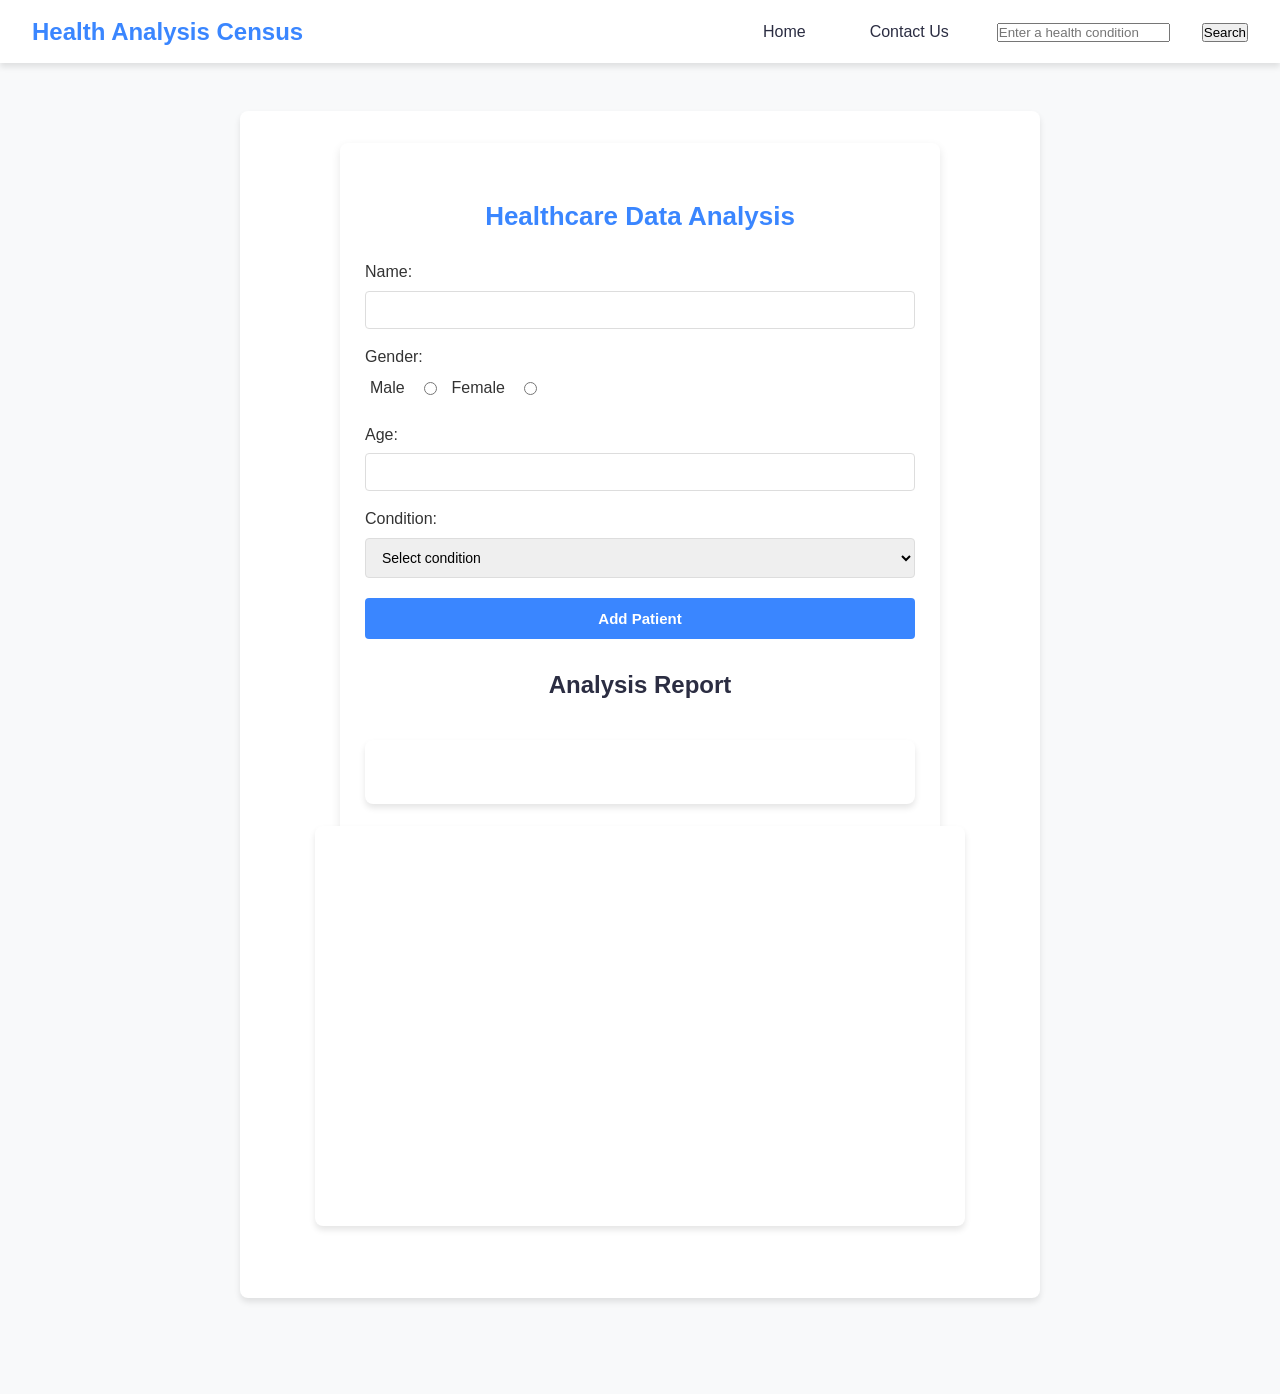
<file: index.html>
<!DOCTYPE html>
<html lang="en">
<head>
  <meta charset="UTF-8">
  <title>Health Analysis Data</title>
  <link rel="stylesheet" href="./health_analysis.css">
</head>
<body>
   <nav><h1>Health Analysis Census</h1>
<ul>
  <li><a href="./index.html" id="home">Home </a></li>
  <li><a href="./health_contact.html" id="contact">Contact Us</a></li>
  <li><input type="text" id="conditionInput" placeholder="Enter a health condition">  </li>
  <li><button id='btnSearch'>Search</button>
  </li>

</ul>
</nav>
<div class="container">
<div class="analysisForm">
<h1>Healthcare Data Analysis</h1>
<div>
<label for="name">Name:</label>
<input type="text" id="name">
</div>
<div>
<label>Gender:</label>
<label for="male">Male</label>
<input type="radio" name="gender" id="male" value="Male">
<label for="female">Female</label>
<input type="radio" name="gender" id="female" value="Female">
</div>
<div>
<label for="age">Age:</label>
<input type="number" id="age">
</div>
<div>
<label for="condition">Condition:</label>
<select id="condition">
  <option value="">Select condition</option>
  <option value="Diabetes">Diabetes</option>
  <option value="Thyroid">Thyroid</option>
  <option value="High Blood Pressure">High Blood Pressure</option>
</select>
</div>
<button id="addPatient">Add Patient</button>
<div class="analyse_center">
    <h2>Analysis Report</h2>
</div>
<div id="report"></div>
</div>
<div class="searchCondition">
    <div id="result"></div>
</div>
</div>
<script src="./health_analysis.js"></script>
</body>
</html>
</file>
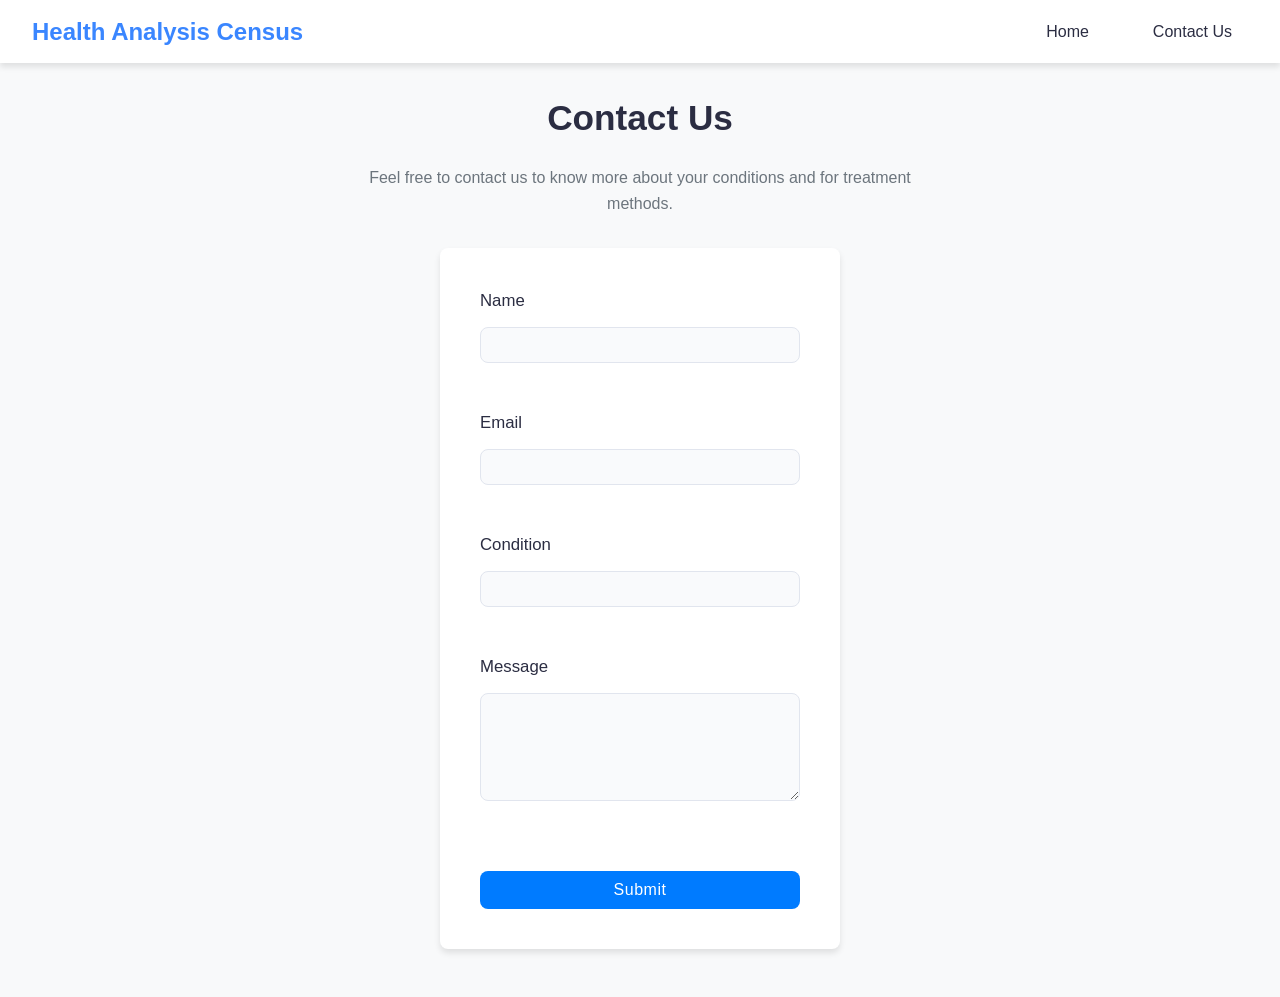
<file: health_contact.html>
<!DOCTYPE html>
<html lang="en">
<head>
  <meta charset="UTF-8">
  <title>Contact Us</title>
  <link rel="stylesheet" href="./health_analysis.css">
  <style>
    body{
        text-align: center;
    }
    /* Some basic styling for demonstration purposes */
    #contactForm {
      max-width: 400px;
      margin: 0 auto;
    }
    #contactForm input,
    #contactForm textarea {
      width: 100%;
      margin-bottom: 15px;
      padding: 8px;
    }
    #contactForm button {
      padding: 10px 20px;
      background-color: #007bff;
      color: white;
      border: none;
      cursor: pointer;
    }
    #contactForm button:hover {
      background-color: #0056b3;
    }
  </style>
</head>
<body>
  <nav><h1>Health Analysis Census</h1>
    <ul>
      <li><a href="./index.html" id="home">Home </a></li>
      <li><a href="./health_contact.html" id="contact">Contact Us </a></li>
      </li>

    </ul>
    </nav>
  <h1>Contact Us</h1>
  <p>Feel free to contact us to know more about your conditions and for treatment methods.</p>

  <form id="contactForm">
    <div>
      <label for="name">Name</label>
      <input type="text" id="name" name="name" required>
    </div>
    <div>
      <label for="email">Email</label>
      <input type="email" id="email" name="email" required>
    </div>
    <div>
      <label for="condition">Condition</label>
      <input type="text" id="condition" name="condition" required>
    </div>
    <div>
      <label for="message">Message</label>
      <textarea id="message" name="message" rows="5" required></textarea>
    </div>
    <button type="submit" onclick="thankyou()">Submit</button>
  </form>
  <script>
    function thankyou(){
        alert('Thank you for contacting us!')
    }
  </script>
</body>
</html>
</file>
<file: health_analysis.css>
/* Reset and Base Styles */
* {
    margin: 0;
    padding: 0;
    box-sizing: border-box;
  }
  
  :root {
    --primary: #3a86ff;
    --primary-dark: #2667cc;
    --secondary: #8ecae6;
    --accent: #219ebc;
    --text-dark: #2b2d42;
    --text-light: #6c757d;
    --background: #f8f9fa;
    --white: #ffffff;
    --error: #e63946;
    --success: #57cc99;
    --border-radius: 8px;
    --shadow: 0 4px 6px rgba(0, 0, 0, 0.1);
    --transition: all 0.3s ease;
  }
  
  body {
    font-family: 'Inter', 'Segoe UI', -apple-system, BlinkMacSystemFont, sans-serif;
    color: var(--text-dark);
    background-color: var(--background);
    line-height: 1.6;
    padding-bottom: 3rem;
  }
  
  /* Typography */
  h1, h2, h3, h4, h5, h6 {
    font-weight: 600;
    line-height: 1.3;
    margin-bottom: 1.5rem;
    color: var(--text-dark);
  }
  
  h1 {
    font-size: 2.2rem;
    margin-top: 2rem;
  }
  
  p {
    margin-bottom: 2rem;
    color: var(--text-light);
    max-width: 600px;
    margin-left: auto;
    margin-right: auto;
  }
  
  /* Navigation Bar */
  nav {
    background-color: var(--white);
    box-shadow: var(--shadow);
    padding: 1rem 2rem;
    display: flex;
    align-items: center;
    justify-content: space-between;
    position: sticky;
    top: 0;
    z-index: 100;
    margin-bottom: 2rem;
  }
  
  nav h1 {
    font-size: 1.5rem;
    margin: 0;
    color: var(--primary);
  }
  
  nav ul {
    list-style-type: none;
    display: flex;
    gap: 2rem;
  }
  
  nav ul li {
    display: inline;
    margin: 0;
  }
  
  nav a {
    text-decoration: none;
    color: var(--text-dark);
    font-weight: 500;
    transition: var(--transition);
    padding: 0.5rem 1rem;
    border-radius: var(--border-radius);
  }
  
  nav a:hover, nav a:focus {
    color: var(--primary);
    background-color: rgba(58, 134, 255, 0.1);
  }
  
  nav a.active {
    color: var(--primary);
    background-color: rgba(58, 134, 255, 0.1);
  }
  
  /* Form Styling */
  #contactForm {
    background-color: var(--white);
    border-radius: var(--border-radius);
    box-shadow: var(--shadow);
    padding: 2.5rem;
    max-width: 550px;
    margin: 2.5rem auto;
    text-align: left;
  }
  
  /* Crucial spacing fix for form elements */
  #contactForm div {
    margin-bottom: 2rem;
    position: relative;
  }
  
  #contactForm label {
    display: block;
    margin-bottom: 0.75rem;
    font-weight: 500;
    color: var(--text-dark);
    font-size: 1.05rem;
  }
  
  #contactForm input,
  #contactForm textarea,
  #contactForm select {
    width: 100%;
    padding: 1rem;
    border: 1px solid #e1e5ee;
    border-radius: var(--border-radius);
    font-family: inherit;
    font-size: 1rem;
    transition: var(--transition);
    background-color: #f9fafc;
  }
  
  #contactForm input:focus,
  #contactForm textarea:focus,
  #contactForm select:focus {
    border-color: var(--primary);
    outline: none;
    box-shadow: 0 0 0 3px rgba(58, 134, 255, 0.2);
    background-color: var(--white);
  }
  
  #contactForm button {
    background-color: var(--primary);
    color: var(--white);
    border: none;
    border-radius: var(--border-radius);
    padding: 1rem 1.5rem;
    font-size: 1rem;
    font-weight: 500;
    cursor: pointer;
    transition: var(--transition);
    width: 100%;
    margin-top: 1rem;
    letter-spacing: 0.5px;
  }
  
  #contactForm button:hover {
    background-color: var(--primary-dark);
    transform: translateY(-2px);
    box-shadow: 0 5px 15px rgba(58, 134, 255, 0.3);
  }
  
  #contactForm button:active {
    transform: translateY(0);
  }
  
  /* Results and Report Sections */
  #report, #result {
    background-color: var(--white);
    border-radius: var(--border-radius);
    box-shadow: var(--shadow);
    padding: 2rem;
    margin: 2.5rem auto;
    max-width: 650px;
    text-align: center;
  }
  
  #result {
    height: auto;
    min-height: 400px;
    width: 100%;
    display: flex;
    align-items: center;
    justify-content: center;
    flex-direction: column;
    gap: 2rem;
    margin-top: -10%;
  }
  
  #result img {
    width: auto;
    max-width: 100%;
    height: auto;
    max-height: 200px;
    border-radius: var(--border-radius);
    box-shadow: var(--shadow);
  }
  
  /* Responsive Design */
  @media (max-width: 768px) {
    nav {
      flex-direction: column;
      padding: 1rem;
    }
    
    nav ul {
      margin-top: 1rem;
      gap: 1rem;
    }
    
    h1 {
      font-size: 1.8rem;
      margin-top: 1.5rem;
    }
    
    #contactForm, #report, #result {
      padding: 1.75rem;
      margin: 1.5rem auto;
      max-width: 90%;
    }
  }
  
  @media (max-width: 480px) {
    body {
      font-size: 0.95rem;
    }
    
    nav ul {
      flex-direction: column;
      align-items: center;
      gap: 0.5rem;
    }
    
    #contactForm {
      padding: 1.5rem;
    }
    
    #contactForm div {
      margin-bottom: 1.75rem;
    }
    
    #result {
      min-height: 300px;
    }
    
    #result img {
      max-height: 150px;
    }
  }

  .container {
    max-width: 800px;
    margin: 3rem auto;
    padding: 2rem;
    background-color: #ffffff;
    border-radius: 8px;
    box-shadow: 0 4px 6px rgba(0, 0, 0, 0.1);
  }
  .analysisForm {
    max-width: 600px;
    margin: 0 auto 30px;
    padding: 25px;
    background-color: #ffffff;
    border-radius: 8px;
    box-shadow: 0 4px 10px rgba(0, 0, 0, 0.1);
  }
  
  .analysisForm h1 {
    color: #3a86ff;
    margin-bottom: 25px;
    font-size: 26px;
    text-align: center;
  }
  
  .analysisForm div {
    margin-bottom: 15px;
  }
  
  .analysisForm label {
    display: block;
    margin-bottom: 6px;
    font-weight: 500;
    color: #333;
  }
  
  .analysisForm label[for="male"],
  .analysisForm label[for="female"] {
    display: inline-block;
    margin-right: 15px;
    margin-left: 5px;
  }
  
  .analysisForm input[type="text"],
  .analysisForm input[type="number"],
  .analysisForm select {
    width: 100%;
    padding: 10px 12px;
    border: 1px solid #ddd;
    border-radius: 4px;
    font-size: 14px;
    transition: all 0.3s ease;
  }
  
  .analysisForm input[type="text"]:focus,
  .analysisForm input[type="number"]:focus,
  .analysisForm select:focus {
    border-color: #3a86ff;
    box-shadow: 0 0 0 3px rgba(58, 134, 255, 0.2);
    outline: none;
  }
  
  .analysisForm input[type="radio"] {
    margin-right: 5px;
    vertical-align: middle;
  }
  
  .analysisForm button {
    background-color: #3a86ff;
    color: white;
    border: none;
    border-radius: 4px;
    padding: 12px 20px;
    font-size: 15px;
    font-weight: 600;
    cursor: pointer;
    transition: all 0.3s ease;
    display: block;
    width: 100%;
    margin-top: 20px;
  }
  
  .analysisForm button:hover {
    background-color: #2667cc;
    transform: translateY(-2px);
  }
  
  .analysisForm button:active {
    transform: translateY(0);
  }
  
  /* Responsive adjustments */
  @media (max-width: 768px) {
    .analysisForm {
      padding: 20px;
      max-width: 90%;
    }
  }

  .analyse_center {
    text-align: center;
    margin-top: 30px;
  }
</file>
